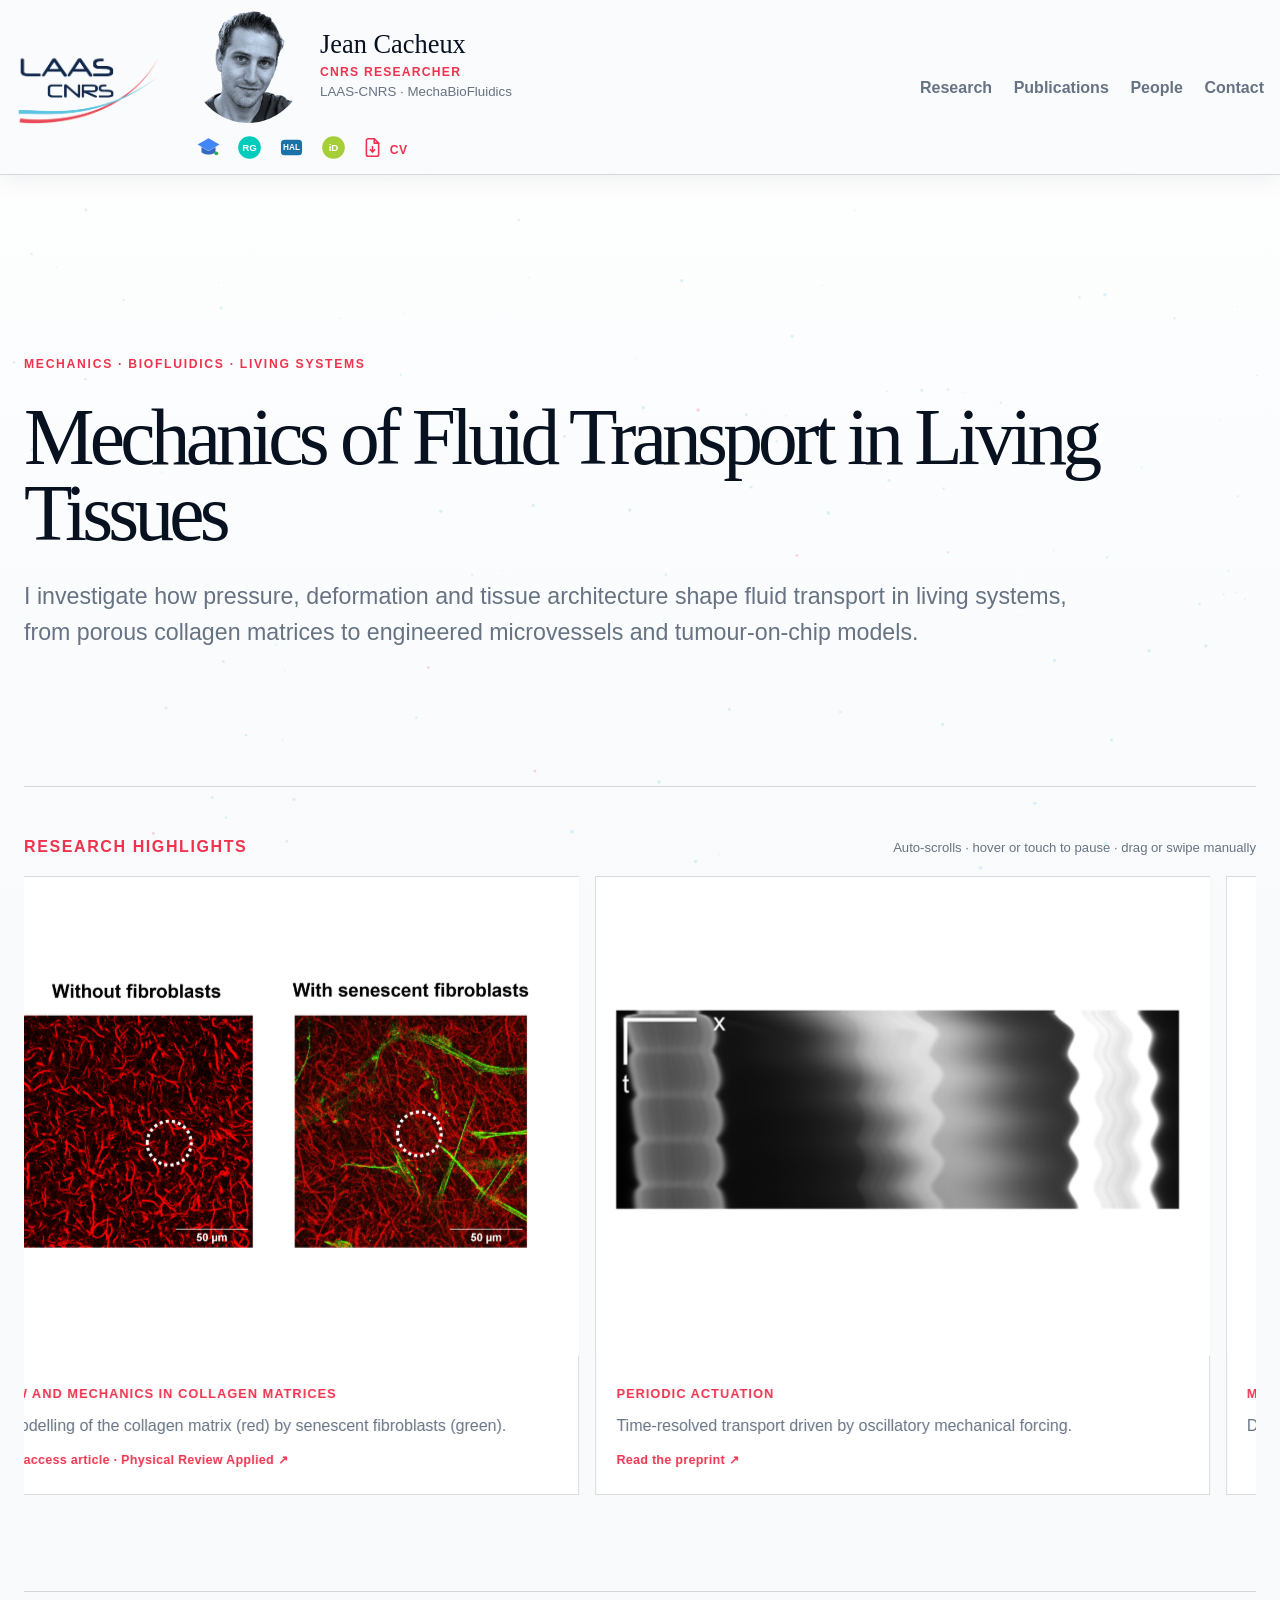
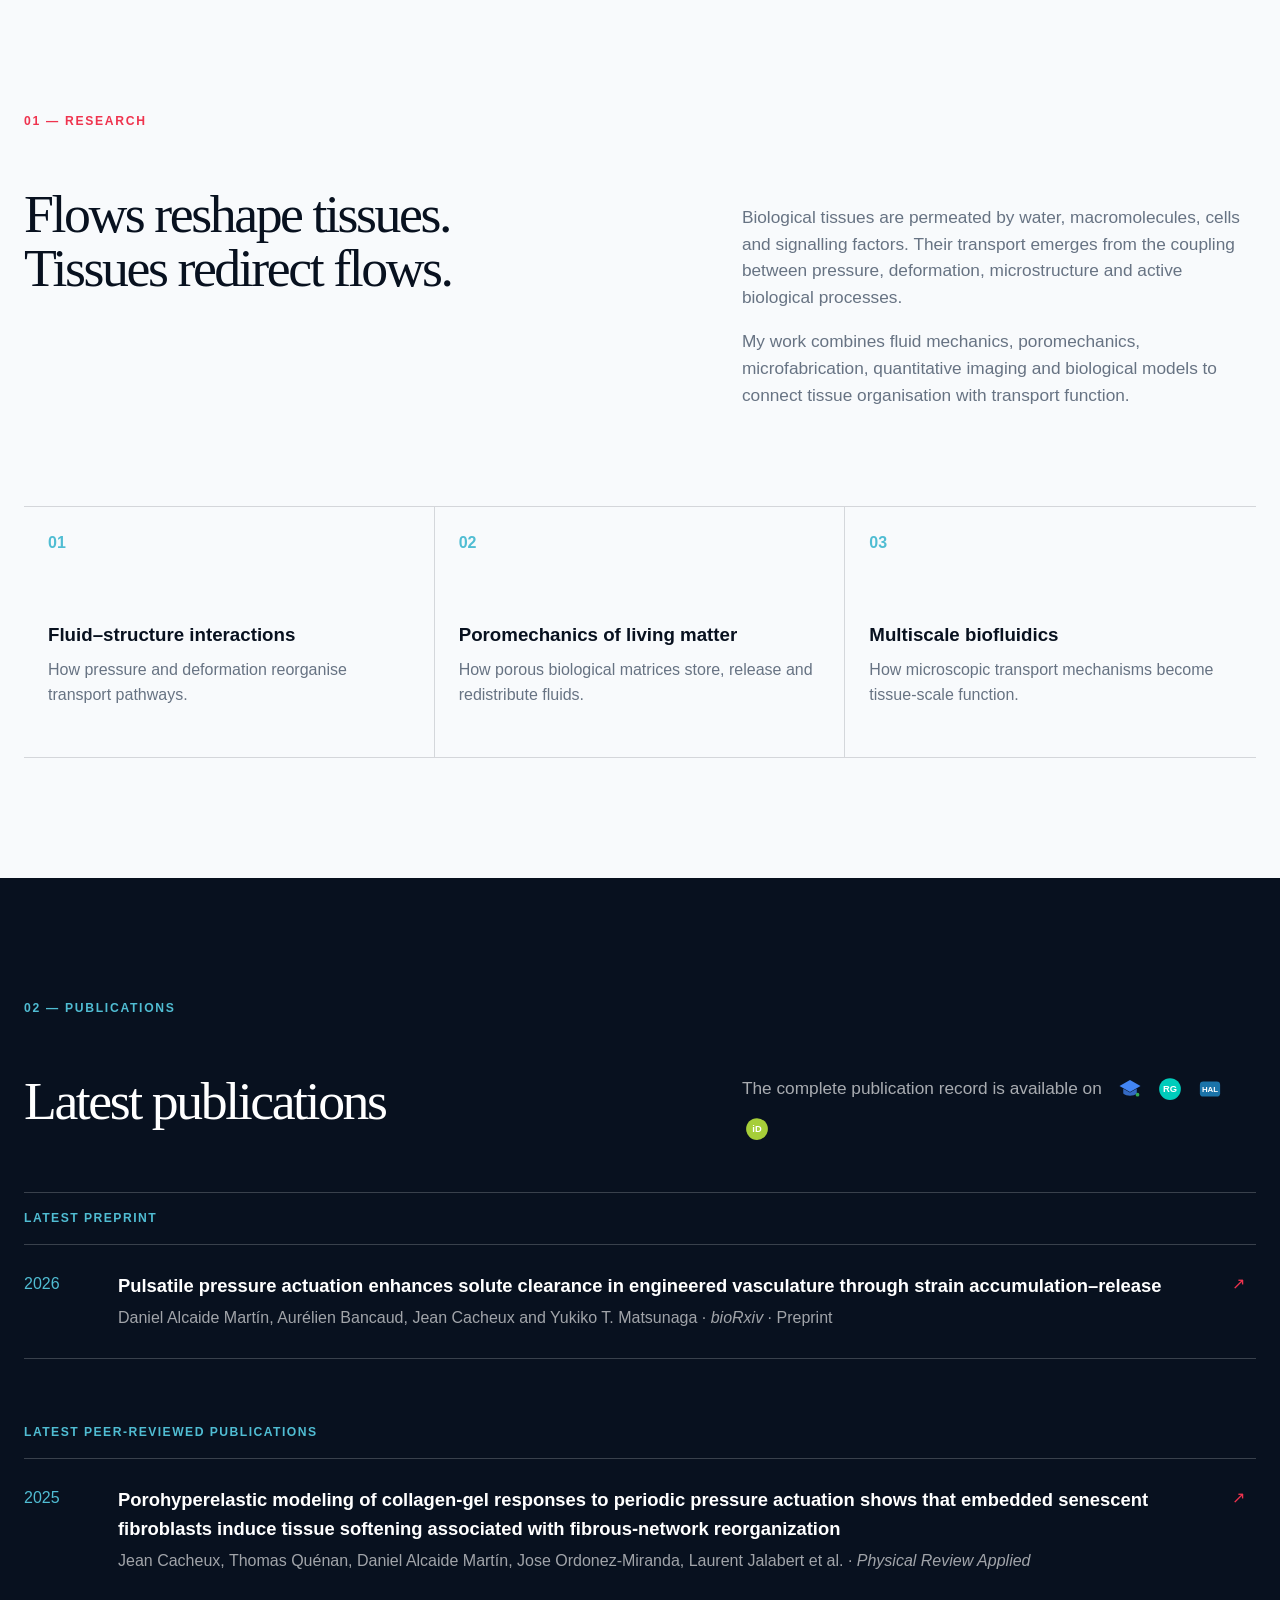
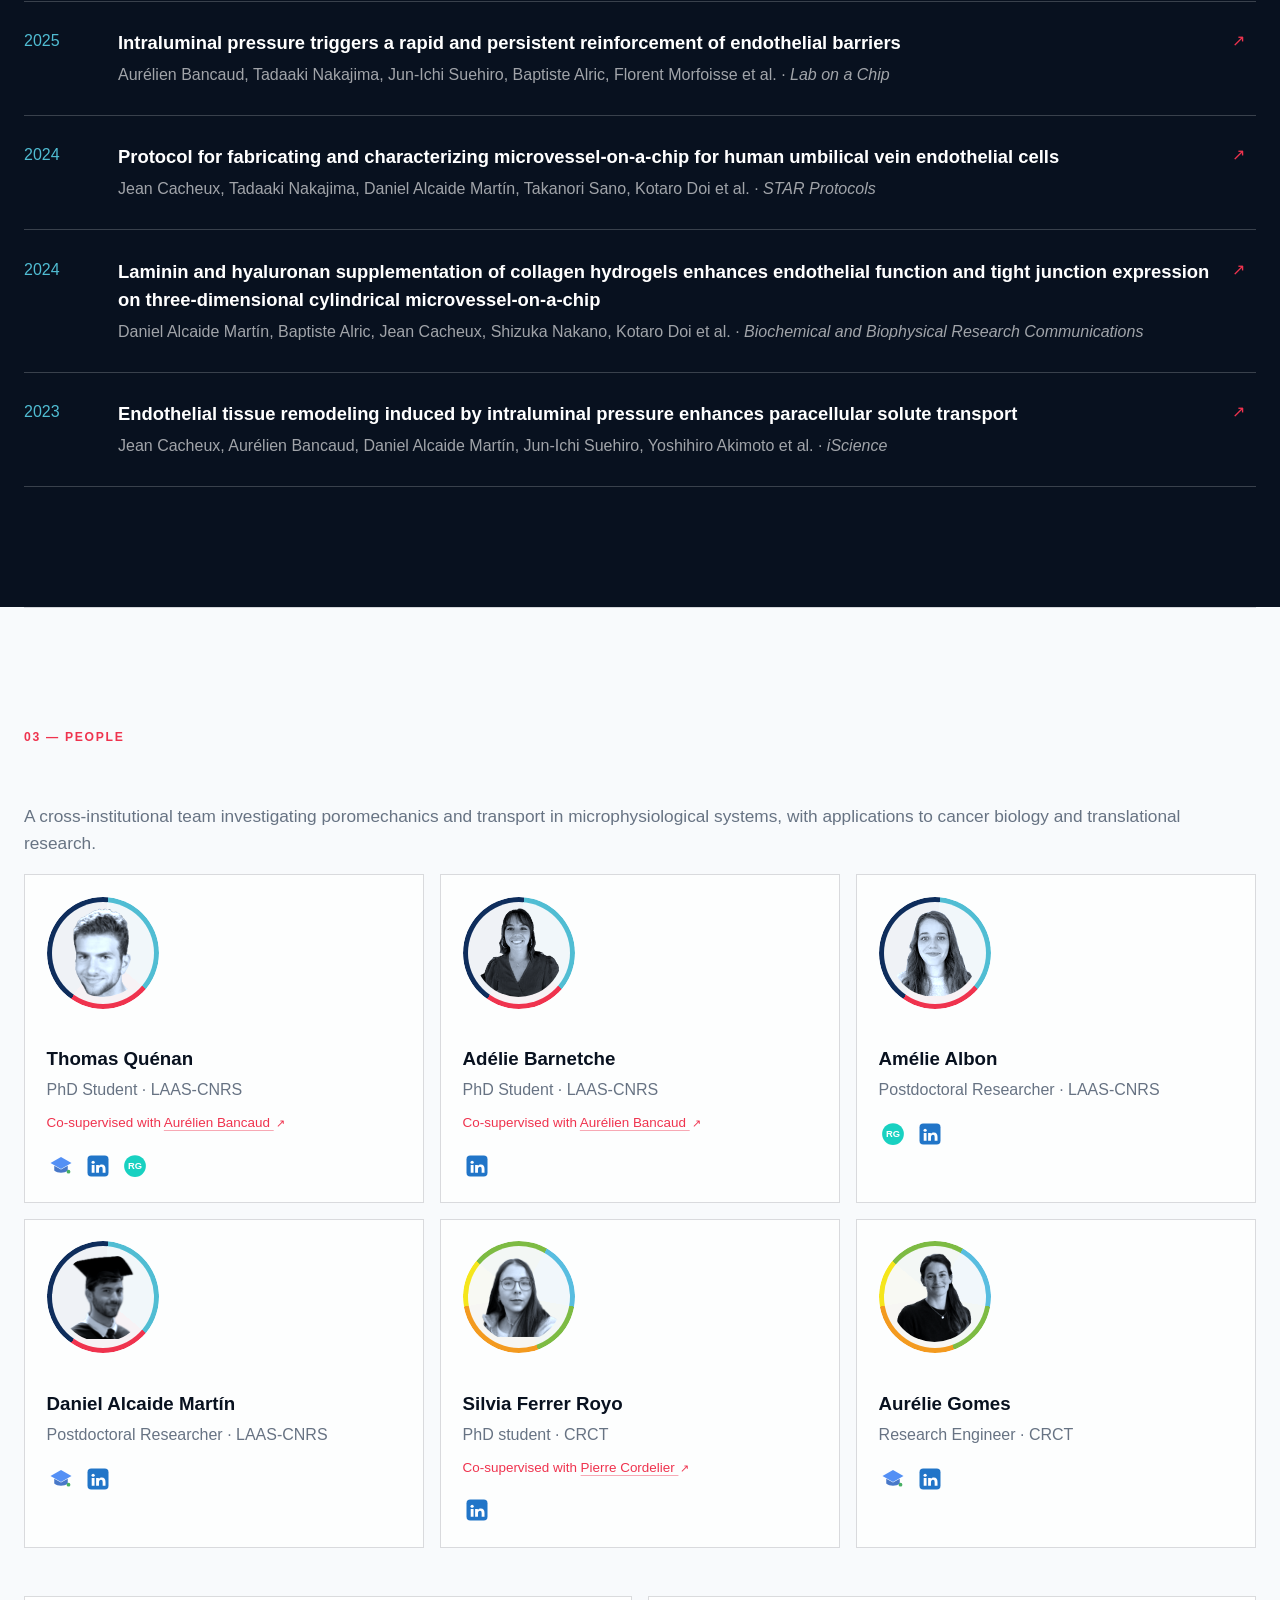
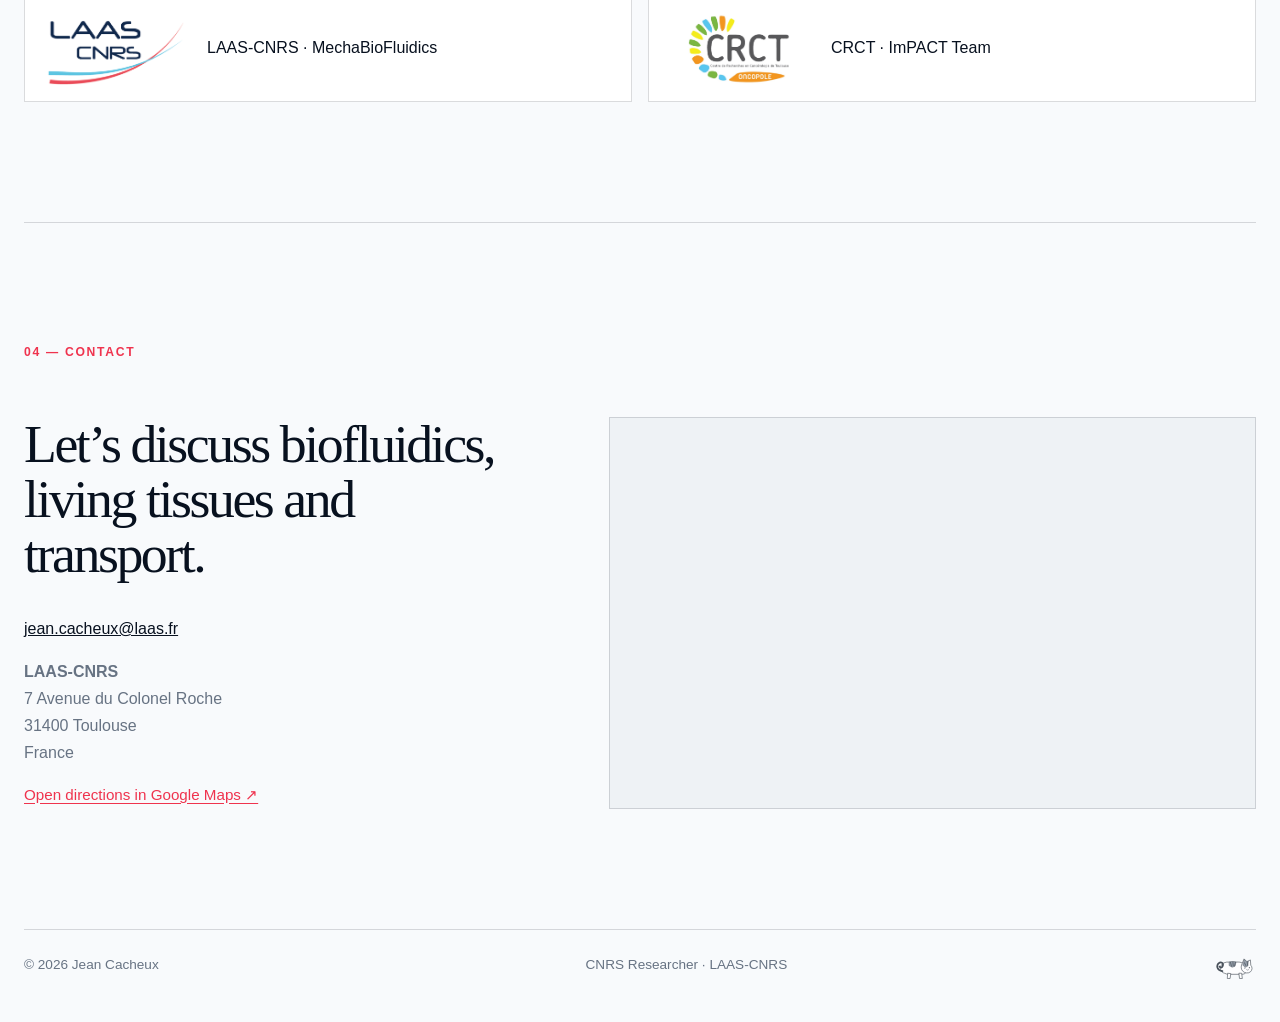
<file: index.html>
<!doctype html>
<html lang="en">
<head>
  <meta charset="utf-8">
  <meta name="viewport" content="width=device-width, initial-scale=1">
  <title>Jean Cacheux | CNRS Researcher | LAAS-CNRS</title>
  <meta name="description" content="Jean Cacheux is a CNRS researcher at LAAS-CNRS studying fluid transport in living tissues, collagen mechanics, biofluidics, engineered microvessels and tumour-on-chip models.">
  <meta name="author" content="Jean Cacheux">
  <meta name="keywords" content="Jean Cacheux, CNRS researcher, LAAS-CNRS, biofluidics, collagen mechanics, fluid transport, living tissues, microfluidics, tumour-on-chip, mechanobiology">
  <meta name="robots" content="index, follow, max-image-preview:large, max-snippet:-1, max-video-preview:-1">
  <meta name="theme-color" content="#f8fafc">
  <meta name="color-scheme" content="light">

  <link rel="canonical" href="https://jeancacheux.github.io/">
  <link rel="icon" href="favicon.svg" type="image/svg+xml">
  <link rel="apple-touch-icon" href="apple-touch-icon.png">

  <meta property="og:type" content="profile">
  <meta property="og:site_name" content="Jean Cacheux">
  <meta property="og:locale" content="en_GB">
  <meta property="og:title" content="Jean Cacheux | CNRS Researcher">
  <meta property="og:description" content="Mechanics and fluid transport in living tissues, collagen matrices, engineered microvessels and tumour-on-chip models.">
  <meta property="og:url" content="https://jeancacheux.github.io/">
  <meta property="og:image" content="https://jeancacheux.github.io/src1.png">
  <meta property="og:image:alt" content="Portrait of Jean Cacheux, CNRS researcher">
  <meta property="profile:first_name" content="Jean">
  <meta property="profile:last_name" content="Cacheux">

  <meta name="twitter:card" content="summary_large_image">
  <meta name="twitter:title" content="Jean Cacheux | CNRS Researcher">
  <meta name="twitter:description" content="Mechanics and fluid transport in living tissues, collagen matrices, engineered microvessels and tumour-on-chip models.">
  <meta name="twitter:image" content="https://jeancacheux.github.io/src1.png">
  <meta name="twitter:image:alt" content="Portrait of Jean Cacheux, CNRS researcher">

  <script type="application/ld+json">
{
  "@context": "https://schema.org",
  "@type": "ProfilePage",
  "@id": "https://jeancacheux.github.io/#profile-page",
  "url": "https://jeancacheux.github.io/",
  "name": "Jean Cacheux | CNRS Researcher at LAAS-CNRS",
  "description": "Academic profile of Jean Cacheux, CNRS researcher at LAAS-CNRS, working on fluid transport in living tissues, collagen mechanics, biofluidics, engineered microvessels and tumour-on-chip models.",
  "dateModified": "2026-08-05T09:44:00+02:00"
  "mainEntity": {
    "@type": "Person",
    "@id": "https://jeancacheux.github.io/#jean-cacheux",
    "name": "Jean Cacheux",
    "givenName": "Jean",
    "familyName": "Cacheux",
    "url": "https://jeancacheux.github.io/",
    "image": "https://jeancacheux.github.io/src1.png",
    "jobTitle": "CNRS Researcher",
    "description": "CNRS researcher studying mechanics and fluid transport in living tissues, collagen matrices, engineered microvessels and tumour-on-chip models.",
    "email": "mailto:jean.cacheux@laas.fr",
    "worksFor": [
      {
        "@type": "Organization",
        "name": "Centre national de la recherche scientifique",
        "alternateName": "CNRS",
        "url": "https://www.cnrs.fr/"
      },
      {
        "@type": "ResearchOrganization",
        "name": "LAAS-CNRS",
        "alternateName": "Laboratoire d'analyse et d'architecture des systèmes",
        "url": "https://www.laas.fr/"
      }
    ],
    "affiliation": [
      {
        "@type": "ResearchOrganization",
        "name": "LAAS-CNRS",
        "url": "https://www.laas.fr/"
      },
      {
        "@type": "ResearchOrganization",
        "name": "Centre de recherches en cancérologie de Toulouse",
        "alternateName": "CRCT",
        "url": "https://www.crct-inserm.fr/"
      }
    ],
    "address": {
      "@type": "PostalAddress",
      "streetAddress": "7 Avenue du Colonel Roche",
      "postalCode": "31400",
      "addressLocality": "Toulouse",
      "addressCountry": "FR"
    },
    "knowsAbout": [
      "Biofluidics",
      "Fluid transport in living tissues",
      "Collagen mechanics",
      "Poromechanics",
      "Microfluidics",
      "Engineered microvessels",
      "Tumour-on-chip models",
      "Mechanobiology"
    ],
    "sameAs": [
      "https://scholar.google.com/citations?user=5zyfPC8AAAAJ",
      "https://www.researchgate.net/profile/Jean-Cacheux",
      "https://cv.hal.science/jean-cacheux",
      "https://orcid.org/0000-0001-6671-5533"
    ]
  }
}
  </script>

  <link rel="stylesheet" href="styles.css?v=20260804-mobile-header-clean">
</head>
<body>
  <canvas id="particles" aria-hidden="true"></canvas>

  <header class="site-header">
    <div class="header-inner">
      <img class="laas-logo" src="laas-cnrs-logo-transparent.png" alt="LAAS-CNRS">

      <div class="identity">
        <span class="identity-photo-frame"><img src="src1.png" alt="Jean Cacheux"></span>
        <div>
          <strong>Jean Cacheux</strong>
          <span>CNRS Researcher</span>
          <small>LAAS-CNRS · MechaBioFluidics</small>
        </div>

        <div class="profiles" aria-label="Academic profiles">
        <a href="https://scholar.google.com/citations?user=5zyfPC8AAAAJ" target="_blank" rel="noreferrer" aria-label="Google Scholar"><img src="icon-scholar.svg" alt=""></a>
        <a href="https://www.researchgate.net/profile/Jean-Cacheux" target="_blank" rel="noreferrer" aria-label="ResearchGate"><img src="icon-researchgate.svg" alt=""></a>
        <a href="https://cv.hal.science/jean-cacheux" target="_blank" rel="noreferrer" aria-label="HAL"><img src="icon-hal.svg" alt=""></a>
        <a href="https://orcid.org/0000-0001-6671-5533" target="_blank" rel="noreferrer" aria-label="ORCID"><img src="icon-orcid.svg" alt=""></a>
        <a class="cv-download" href="jean-cacheux-cv.pdf" download aria-label="Download CV">
<svg class="cv-icon" viewBox="0 0 24 24" aria-hidden="true">
<path d="M14 2H7a2 2 0 0 0-2 2v16a2 2 0 0 0 2 2h10a2 2 0 0 0 2-2V7z"/>
<path d="M14 2v5h5"/>
<path d="M12 11v6"/>
<path d="M9.5 14.5 12 17l2.5-2.5"/>
</svg><span>CV</span></a>
      </div>
      </div>

      <nav aria-label="Main navigation">
        <a href="#research">Research</a>
        <a href="#publications">Publications</a>
        <a href="#team">People</a>
        <a href="#contact">Contact</a>
      </nav>
    </div>
  </header>

  <main>
    <section id="research" class="hero">
      <p class="eyebrow">Mechanics · Biofluidics · Living systems</p>
      <h1>Mechanics of Fluid Transport in Living Tissues</h1>
      <p class="hero-copy">
        I investigate how pressure, deformation and tissue architecture shape fluid
        transport in living systems, from porous collagen matrices to engineered
        microvessels and tumour-on-chip models.
      </p>
    </section>

    <section class="carousel-section" aria-label="Research highlights">
      <div class="carousel-heading">
        <h2>Research highlights</h2>
        <p>Auto-scrolls · hover or touch to pause · drag or swipe manually</p>
      </div>

      <div class="carousel" id="research-carousel">
        <div class="carousel-track">
          <article class="slide parallax-card">
            <img src="research-collagen.png" alt="Macromolecular transport in collagen">
            <div>
              <strong>Flow and mechanics in collagen matrices</strong>
              <p>Remodelling of the collagen matrix (red) by senescent fibroblasts (green).</p>
              <a class="highlight-paper-link" href="https://hal.science/hal-05399336v1" target="_blank" rel="noreferrer">Open-access article · Physical Review Applied ↗</a>
            </div>
          </article>
          <article class="slide parallax-card">
            <img src="research-kymograph.png" alt="Kymograph of periodic transport">
            <div>
              <strong>Periodic actuation</strong>
              <p>Time-resolved transport driven by oscillatory mechanical forcing.</p>
              <a class="highlight-paper-link" href="https://www.biorxiv.org/content/10.64898/2026.01.08.698435v1" target="_blank" rel="noreferrer">Read the preprint ↗</a>
            </div>
          </article>
          <article class="slide parallax-card">
            <img src="research-diffusion.png" alt="Multiphysics tumour transport simulation">
            <div><strong>Multiphysics modelling</strong><p>Diffusion and convection in simplified tumour models.</p></div>
          </article>
          <article class="slide parallax-card">
            <img src="research-chip.jpg" alt="Multilevel epithelial culture on chip">
            <div><strong>Organ-on-chip</strong><p>Multilevel epithelial culture in laser-cut PMMA devices embedded in collagen.</p></div>
          </article>
          <article class="slide parallax-card">
            <img src="research-vessel.jpg" alt="Pressure-dependent transport in microvessels">
            <div>
              <strong>Microvascular transport</strong>
              <p>Pressure-dependent barrier transport in engineered microvessels.</p>
              <a class="highlight-paper-link" href="https://laas.hal.science/hal-04250976v1" target="_blank" rel="noreferrer">Open-access article · iScience ↗</a>
            </div>
          </article>
        </div>
      </div>
    </section>

    <section class="chapter">
      <div class="chapter-label">01 — Research</div>
      <div class="chapter-grid">
        <h2>Flows reshape tissues.<br>Tissues redirect flows.</h2>
        <div>
          <p>Biological tissues are permeated by water, macromolecules, cells and signalling factors. Their transport emerges from the coupling between pressure, deformation, microstructure and active biological processes.</p>
          <p>My work combines fluid mechanics, poromechanics, microfabrication, quantitative imaging and biological models to connect tissue organisation with transport function.</p>
        </div>
      </div>

      <div class="axes">
        <article><span>01</span><h3>Fluid–structure interactions</h3><p>How pressure and deformation reorganise transport pathways.</p></article>
        <article><span>02</span><h3>Poromechanics of living matter</h3><p>How porous biological matrices store, release and redistribute fluids.</p></article>
        <article><span>03</span><h3>Multiscale biofluidics</h3><p>How microscopic transport mechanisms become tissue-scale function.</p></article>
      </div>
    </section>

    <section id="publications" class="chapter dark">
      <div class="chapter-label">02 — Publications</div>
      <div class="chapter-grid">
        <h2>Latest publications</h2>
        <p class="publication-links">
          <span>The complete publication record is available on</span>
          <a href="https://scholar.google.com/citations?user=5zyfPC8AAAAJ" target="_blank" rel="noreferrer" aria-label="Google Scholar">
            <img src="icon-scholar.svg" alt="">
          </a>
          <a href="https://www.researchgate.net/profile/Jean-Cacheux" target="_blank" rel="noreferrer" aria-label="ResearchGate">
            <img src="icon-researchgate.svg" alt="">
          </a>
          <a href="https://cv.hal.science/jean-cacheux" target="_blank" rel="noreferrer" aria-label="HAL">
            <img src="icon-hal.svg" alt="">
          </a>
          <a href="https://orcid.org/0000-0001-6671-5533" target="_blank" rel="noreferrer" aria-label="ORCID">
            <img src="icon-orcid.svg" alt="">
          </a>
        </p>
      </div>

      <div class="preprints">
        <div class="preprints-heading">
          <span>Latest preprint</span>
        </div>
        <article>
          <time>2026</time>
          <div>
            <h3>Pulsatile pressure actuation enhances solute clearance in engineered vasculature through strain accumulation–release</h3>
            <p>Daniel Alcaide Martín, Aurélien Bancaud, Jean Cacheux and Yukiko T. Matsunaga · <em>bioRxiv</em> · Preprint</p>
          </div>
          <a href="https://www.biorxiv.org/content/10.64898/2026.01.08.698435v1"
             target="_blank" rel="noreferrer"
             aria-label="Open preprint on bioRxiv">↗</a>
        </article>
      </div>

      <div class="peer-reviewed-label">Latest peer-reviewed publications</div>

      <div class="publications">
        <article><time>2025</time><div><h3>Porohyperelastic modeling of collagen-gel responses to periodic pressure actuation shows that embedded senescent fibroblasts induce tissue softening associated with fibrous-network reorganization</h3><p>Jean Cacheux, Thomas Quénan, Daniel Alcaide Martín, Jose Ordonez-Miranda, Laurent Jalabert et al. · <em>Physical Review Applied</em></p></div><a href="https://doi.org/10.1103/7c89-529p" target="_blank" rel="noreferrer">↗</a></article>
        <article><time>2025</time><div><h3>Intraluminal pressure triggers a rapid and persistent reinforcement of endothelial barriers</h3><p>Aurélien Bancaud, Tadaaki Nakajima, Jun-Ichi Suehiro, Baptiste Alric, Florent Morfoisse et al. · <em>Lab on a Chip</em></p></div><a href="https://doi.org/10.1039/D5LC00104H" target="_blank" rel="noreferrer">↗</a></article>
        <article><time>2024</time><div><h3>Protocol for fabricating and characterizing microvessel-on-a-chip for human umbilical vein endothelial cells</h3><p>Jean Cacheux, Tadaaki Nakajima, Daniel Alcaide Martín, Takanori Sano, Kotaro Doi et al. · <em>STAR Protocols</em></p></div><a href="https://doi.org/10.1016/j.xpro.2024.102950" target="_blank" rel="noreferrer">↗</a></article>
        <article><time>2024</time><div><h3>Laminin and hyaluronan supplementation of collagen hydrogels enhances endothelial function and tight junction expression on three-dimensional cylindrical microvessel-on-a-chip</h3><p>Daniel Alcaide Martín, Baptiste Alric, Jean Cacheux, Shizuka Nakano, Kotaro Doi et al. · <em>Biochemical and Biophysical Research Communications</em></p></div><a href="https://doi.org/10.1016/j.bbrc.2024.150234" target="_blank" rel="noreferrer">↗</a></article>
        <article><time>2023</time><div><h3>Endothelial tissue remodeling induced by intraluminal pressure enhances paracellular solute transport</h3><p>Jean Cacheux, Aurélien Bancaud, Daniel Alcaide Martín, Jun-Ichi Suehiro, Yoshihiro Akimoto et al. · <em>iScience</em></p></div><a href="https://doi.org/10.1016/j.isci.2023.107141" target="_blank" rel="noreferrer">↗</a></article>
      </div>
    </section>

    <section id="team" class="chapter">
      <div class="chapter-label">03 — People</div>
      <p class="team-intro">A cross-institutional team investigating poromechanics and transport in microphysiological systems, with applications to cancer biology and translational research.</p>

      <div class="team-grid">
        <article>
          <div class="team-photo laas-photo"><img src="team-thomas.png" alt="Thomas Quénan"></div>
          <h3>Thomas Quénan</h3>
          <p>PhD Student · LAAS-CNRS</p>
          <span>Co-supervised with <a class="supervisor-link" href="https://scholar.google.com/citations?user=j7NBkdAAAAAJ" target="_blank" rel="noreferrer">Aurélien Bancaud <span aria-hidden="true">↗</span></a></span>
        
          <div class="team-profiles" aria-label="Thomas Quénan academic profiles"><a href="https://scholar.google.com/citations?user=dklnf9IAAAAJ" target="_blank" rel="noreferrer" aria-label="Thomas Quénan — Google Scholar"><img src="icon-scholar.svg" alt=""></a><a href="https://fr.linkedin.com/in/thomas-qu%C3%A9nan-95626a209" target="_blank" rel="noreferrer" aria-label="Thomas Quénan — LinkedIn"><img src="icon-linkedin.svg" alt=""></a><a href="https://www.researchgate.net/profile/Thomas-Quenan" target="_blank" rel="noreferrer" aria-label="Thomas Quénan — ResearchGate"><img src="icon-researchgate.svg" alt=""></a></div>
        </article>

        <article>
          <div class="team-photo laas-photo"><img src="team-adelie.png" alt="Adélie Barnetche"></div>
          <h3>Adélie Barnetche</h3>
          <p>PhD Student · LAAS-CNRS</p>
          <span>Co-supervised with <a class="supervisor-link" href="https://scholar.google.com/citations?user=j7NBkdAAAAAJ" target="_blank" rel="noreferrer">Aurélien Bancaud <span aria-hidden="true">↗</span></a></span>

          <div class="team-profiles" aria-label="Adélie Barnetche academic profiles">
            <a href="https://fr.linkedin.com/in/ad%C3%A9lie-barnetche-53496024a" target="_blank" rel="noreferrer" aria-label="Adélie Barnetche — LinkedIn">
              <img src="icon-linkedin.svg" alt="">
            </a>
          </div>
        </article>

        <article>
          <div class="team-photo laas-photo"><img src="team-amelie.png" alt="Amélie Albon"></div>
          <h3>Amélie Albon</h3>
          <p>Postdoctoral Researcher · LAAS-CNRS</p>
        
          <div class="team-profiles" aria-label="Amélie Albon academic profiles"><a href="https://www.researchgate.net/profile/Amelie-Albon" target="_blank" rel="noreferrer" aria-label="Amélie Albon — ResearchGate"><img src="icon-researchgate.svg" alt=""></a><a href="https://fr.linkedin.com/in/am%C3%A9lie-albon-2543aa11b" target="_blank" rel="noreferrer" aria-label="Amélie Albon — LinkedIn"><img src="icon-linkedin.svg" alt=""></a></div>
        </article>

        <article>
          <div class="team-photo laas-photo"><img src="team-daniel.png" alt="Daniel Alcaide Martín"></div>
          <h3>Daniel Alcaide Martín</h3>
          <p>Postdoctoral Researcher · LAAS-CNRS</p>

          <div class="team-profiles" aria-label="Daniel Alcaide Martín academic profiles"><a href="https://scholar.google.com/citations?user=i6I3uScAAAAJ" target="_blank" rel="noreferrer" aria-label="Daniel Alcaide Martín — Google Scholar"><img src="icon-scholar.svg" alt=""></a><a href="https://fr.linkedin.com/in/danielalcaide/en" target="_blank" rel="noreferrer" aria-label="Daniel Alcaide Martín — LinkedIn"><img src="icon-linkedin.svg" alt=""></a></div>
        </article>

        <article>
          <div class="team-photo crct-photo"><img src="team-silvia.png" alt="Silvia Ferrer Royo"></div>
          <h3>Silvia Ferrer Royo</h3>
          <p>PhD student · CRCT</p>
          <span>Co-supervised with <a class="supervisor-link" href="https://scholar.google.com/citations?user=sv9jucoAAAAJ" target="_blank" rel="noreferrer">Pierre Cordelier <span aria-hidden="true">↗</span></a></span>
        
          <div class="team-profiles" aria-label="Silvia Ferrer Royo academic profiles"><a href="https://es.linkedin.com/in/silvia-ferrer-royo-736558229/es" target="_blank" rel="noreferrer" aria-label="Silvia Ferrer Royo — LinkedIn"><img src="icon-linkedin.svg" alt=""></a></div>
        </article>

        <article>
          <div class="team-photo crct-photo"><img src="team-aurelie.png" alt="Aurélie Gomes"></div>
          <h3>Aurélie Gomes</h3>
          <p>Research Engineer · CRCT</p>
        
          <div class="team-profiles" aria-label="Aurélie Gomes academic profiles"><a href="https://scholar.google.com/citations?user=eibazVwAAAAJ" target="_blank" rel="noreferrer" aria-label="Aurélie Gomes — Google Scholar"><img src="icon-scholar.svg" alt=""></a><a href="https://fr.linkedin.com/in/aur%C3%A9lie-gomes-1427a97a" target="_blank" rel="noreferrer" aria-label="Aurélie Gomes — LinkedIn"><img src="icon-linkedin.svg" alt=""></a></div>
        </article>
      </div>

      <div class="affiliations">
        <div><img src="laas-cnrs-logo-transparent.png" alt="LAAS-CNRS"><span>LAAS-CNRS · MechaBioFluidics</span></div>
        <div><img src="crct-logo.jpg" alt="CRCT"><span>CRCT · ImPACT Team</span></div>
      </div>
    </section>

    <section id="contact" class="chapter contact">
      <div class="chapter-label">04 — Contact</div>

      <div class="contact-layout">
        <div class="contact-copy">
          <h2>Let’s discuss biofluidics, living tissues and transport.</h2>

          <div class="contact-details">
            <a href="mailto:jean.cacheux@laas.fr">jean.cacheux@laas.fr</a>
            <address>
              <strong>LAAS-CNRS</strong><br>
              7 Avenue du Colonel Roche<br>
              31400 Toulouse<br>
              France
            </address>
            <a class="directions-link"
               href="https://www.google.com/maps/search/?api=1&query=LAAS-CNRS%2C%207%20Avenue%20du%20Colonel%20Roche%2C%2031400%20Toulouse"
               target="_blank" rel="noreferrer">
              Open directions in Google Maps ↗
            </a>
          </div>
        </div>

        <div class="map-frame">
          <iframe
            title="Map showing LAAS-CNRS in Toulouse"
            src="https://www.google.com/maps/embed?pb=!1m18!1m12!1m3!1d9271157.41917555!2d-7.185957180278927!3d44.37593058932234!2m3!1f0!2f0!3f0!3m2!1i1024!2i768!4f13.1!3m3!1m2!1s0x12aebc317049b019%3A0xa1fd43ac8168c112!2sLaboratory%20for%20Analysis%20and%20Architecture%20of%20Systems!5e0!3m2!1sen!2sfr!4v1785835314163!5m2!1sen!2sfr"
            loading="lazy"
            referrerpolicy="no-referrer-when-downgrade"
            allowfullscreen>
          </iframe>
        </div>
      </div>
    </section>
  </main>

  <footer><span>© <span id="year"></span> Jean Cacheux</span><span>CNRS Researcher · LAAS-CNRS</span>
    <button class="cat-trigger" type="button" aria-label="Outside research" aria-haspopup="dialog" aria-controls="outside-research-modal">
      <svg class="cat-icon" viewBox="0 0 120 72" aria-hidden="true" focusable="false">
        <path class="cat-body"
          d="M30 51
             C20 48 16 40 19 31
             C22 22 33 18 45 19
             L69 19
             C82 19 92 27 94 39
             C95 48 89 54 79 54
             L43 54
             C38 54 34 53 30 51Z"/>
        <path class="cat-head"
          d="M81 22
             L86 10
             L94 18
             L104 13
             L105 28
             C110 33 110 42 104 47
             C98 52 88 51 82 45
             C76 39 77 28 81 22Z"/>
        <path class="cat-leg" d="M39 51 L38 66 L46 66 L48 52Z"/>
        <path class="cat-leg" d="M71 51 L73 66 L81 66 L79 51Z"/>
        <path class="cat-tail-line"
          d="M24 45
             C9 43 6 30 13 23
             C20 17 28 21 25 30
             C23 36 18 36 16 32"
          fill="none"/>
        <path class="cat-patch"
          d="M43 19
             C49 17 57 17 63 19
             L60 31
             L52 34
             L43 29Z"/>
        <path class="cat-patch"
          d="M84 21
             L86 11
             L94 18
             L98 16
             L97 30
             L90 34
             L82 28Z"/>
        <path class="cat-stripe" d="M47 20 L50 31"/>
        <path class="cat-stripe" d="M54 19 L55 30"/>
        <path class="cat-stripe" d="M61 20 L59 30"/>
        <path class="cat-stripe" d="M87 21 L91 29"/>
        <path class="cat-stripe" d="M95 19 L96 28"/>
        <circle class="cat-eye" cx="88" cy="36" r="1.6"/>
        <circle class="cat-eye" cx="101" cy="35" r="1.6"/>
        <path class="cat-face" d="M93 41 Q96 44 99 41"/>
      </svg>
    </button>
</footer>
  <script src="script.js?v=20260804-mobile-header-clean"></script>

  <div class="outside-modal" id="outside-research-modal" role="dialog" aria-modal="true" aria-labelledby="outside-research-title" hidden>
    <div class="outside-modal__backdrop" data-close-modal></div>
    <div class="outside-modal__panel" role="document">
      <button class="outside-modal__close" type="button" aria-label="Close" data-close-modal>×</button>
      <p class="outside-modal__eyebrow">Outside research...</p>
      <h2 id="outside-research-title">Finding inspiration in the little things.</h2>
      <img src="malraux.jpeg" alt="Malraux, Jean Cacheux's cat">
    </div>
  </div>

  <script>
    (() => {
      const trigger = document.querySelector('.cat-trigger');
      const modal = document.getElementById('outside-research-modal');
      if (!trigger || !modal) return;

      const closeButtons = modal.querySelectorAll('[data-close-modal]');
      let previousFocus = null;
      let singleClickTimer = null;

      const openModal = () => {
        previousFocus = document.activeElement;
        modal.hidden = false;
        document.body.classList.add('modal-open');
        modal.querySelector('.outside-modal__close')?.focus();
      };

      const closeModal = () => {
        modal.hidden = true;
        document.body.classList.remove('modal-open');
        previousFocus?.focus();
      };

      const pawSvg = `
        <svg viewBox="0 0 64 64" aria-hidden="true" focusable="false">
          <ellipse cx="32" cy="39" rx="13.5" ry="11.5"></ellipse>
          <ellipse cx="13.5" cy="23" rx="6.2" ry="8.2" transform="rotate(-22 13.5 23)"></ellipse>
          <ellipse cx="26" cy="14" rx="6.2" ry="8.2" transform="rotate(-8 26 14)"></ellipse>
          <ellipse cx="39" cy="14" rx="6.2" ry="8.2" transform="rotate(8 39 14)"></ellipse>
          <ellipse cx="51" cy="23" rx="6.2" ry="8.2" transform="rotate(22 51 23)"></ellipse>
        </svg>
      `;

      const refreshPawContrast = layer => {
        if (!layer?.isConnected) return;

        layer.style.visibility = 'hidden';

        layer.querySelectorAll('.paw-mark').forEach(mark => {
          const rect = mark.getBoundingClientRect();
          const underneath = document.elementFromPoint(
            rect.left + rect.width / 2,
            rect.top + rect.height / 2
          );

          mark.classList.toggle(
            'paw-mark--dark-bg',
            Boolean(underneath?.closest('.dark'))
          );
        });

        layer.style.visibility = '';
        window.setTimeout(() => refreshPawContrast(layer), 80);
      };

      const launchPaws = (duration = 3800) => {
        document.querySelector('.paw-trail')?.remove();

        const layer = document.createElement('div');
        layer.className = 'paw-trail';
        layer.setAttribute('aria-hidden', 'true');

        const pawCount = window.matchMedia('(max-width: 700px)').matches ? 10 : 16;
        const pointsPerTurn = 5 + Math.floor(Math.random() * 3);
        let currentX = 12 + Math.random() * 20;
        let targetX = 60 + Math.random() * 28;
        let finalX = targetX;

        for (let index = 0; index < pawCount; index += 1) {
          const progress = index / (pawCount - 1);
          const segmentIndex = index % pointsPerTurn;
          const segmentProgress = segmentIndex / pointsPerTurn;

          if (index > 0 && segmentIndex === 0) {
            currentX = targetX;

            let candidate;
            do {
              candidate = 7 + Math.random() * 86;
            } while (Math.abs(candidate - currentX) < 22);

            targetX = candidate;
          }

          const easedSegment = segmentProgress * segmentProgress * (3 - 2 * segmentProgress);
          const x = currentX + (targetX - currentX) * easedSegment
            + (Math.random() * 4 - 2);
          const y = 91 - progress * 80 + (Math.random() * 3 - 1.5);

          const dx = (targetX - currentX) / pointsPerTurn;
          const rotation = Math.atan2(-80 / pawCount, dx) * 180 / Math.PI
            + 90 + (Math.random() * 10 - 5);

          const mark = document.createElement('span');
          mark.className = 'paw-mark';
          mark.innerHTML = pawSvg;
          mark.style.left = `${Math.max(5, Math.min(94, x))}vw`;
          mark.style.top = `${y}vh`;
          mark.style.animationDelay = `${progress * duration * .86}ms`;
          mark.style.animationDuration = `${560 + Math.random() * 180}ms`;
          mark.style.setProperty('--paw-rotation', `${rotation}deg`);
          layer.appendChild(mark);

          if (index === pawCount - 1) {
            finalX = Math.max(5, Math.min(94, x));
          }
        }

        document.body.appendChild(layer);
        requestAnimationFrame(() => refreshPawContrast(layer));
        window.setTimeout(() => layer.remove(), duration + 1500);

        return finalX;
      };

      const scrollToTopAtConstantSpeed = (duration = 3800) => {
        const startY = window.scrollY;
        const startTime = performance.now();

        const step = now => {
          const progress = Math.min((now - startTime) / duration, 1);
          window.scrollTo(0, Math.round(startY * (1 - progress)));
          if (progress < 1) requestAnimationFrame(step);
        };

        requestAnimationFrame(step);
      };

      trigger.addEventListener('click', event => {
        event.preventDefault();

        if (singleClickTimer !== null) {
          window.clearTimeout(singleClickTimer);
          singleClickTimer = null;

          if (!modal.hidden) closeModal();

          const scrollDistance = window.scrollY;
          const isMobile = window.matchMedia('(max-width: 700px)').matches;

          const duration = isMobile
            ? Math.max(850, Math.min(1900, scrollDistance * .42))
            : Math.max(1400, Math.min(3800, scrollDistance * .72));

          launchPaws(duration);
          scrollToTopAtConstantSpeed(duration);
          return;
        }

        singleClickTimer = window.setTimeout(() => {
          singleClickTimer = null;
          openModal();
        }, 450);
      });

      closeButtons.forEach(button => button.addEventListener('click', closeModal));

      document.addEventListener('keydown', event => {
        if (event.key === 'Escape' && !modal.hidden) closeModal();
      });
    })();
  </script>

</body>
</html>
</file>
<file: styles.css>
:root {
  --ink: #08111f;
  --blue: #0e2d5c;
  --cyan: #50bdd3;
  --red: #ef334e;
  --paper: #f8fafc;
  --white: #ffffff;
  --muted: #677383;
  --line: rgba(8, 17, 31, .15);
  --max: 1280px;
  --portrait-size: 112px;
  --team-image-scale: 80%;
}

* {
  box-sizing: border-box;
}

html {
  scroll-behavior: smooth;
  scroll-padding-top: 132px;
}

body {
  margin: 0;
  color: var(--ink);
  background: var(--paper);
  font-family: Inter, ui-sans-serif, -apple-system, BlinkMacSystemFont, "Segoe UI", sans-serif;
  line-height: 1.55;
}

a {
  color: inherit;
}

#particles {
  position: fixed;
  inset: 0;
  z-index: 0;
  width: 100%;
  height: 100%;
  pointer-events: none;
  background: linear-gradient(180deg, #fff 0%, #f8fafc 100%);
}

.site-header,
main,
footer {
  position: relative;
  z-index: 1;
}

/* ---------------- Header ---------------- */

.site-header {
  position: sticky;
  top: 0;
  z-index: 1000;
  background: rgba(248, 250, 252, .75);
  border-bottom: 1px solid var(--line);
  backdrop-filter: blur(16px) saturate(135%);
  -webkit-backdrop-filter: blur(16px) saturate(135%);
  box-shadow: 0 6px 22px rgba(8, 17, 31, .055);
}

.header-inner {
  width: min(calc(100% - 2rem), var(--max));
  min-height: 132px;
  margin-inline: auto;
  padding-block: .7rem;
  display: grid;
  grid-template-columns: 152px minmax(0, 1fr) auto;
  align-items: center;
  column-gap: 1.5rem;
}

.laas-logo {
  display: block;
  width: 144px;
  height: 94px;
  object-fit: contain;
  align-self: center;
}

.identity {
  min-width: 0;
  display: grid;
  grid-template-columns: var(--portrait-size) minmax(0, 1fr);
  grid-template-areas:
    "photo text"
    "profiles profiles";
  align-items: center;
  column-gap: 1rem;
  row-gap: .5rem;
}

.identity-photo-frame {
  grid-area: photo;
  display: block;
  width: var(--portrait-size);
  height: var(--portrait-size);
  border-radius: 50%;
  background: transparent;
}

.identity-photo-frame > img {
  display: block;
  width: 100%;
  height: 100%;
  object-fit: contain;
  object-position: center;
  border-radius: 50%;
  background: transparent;
  filter:
    grayscale(100%)
    sepia(18%)
    hue-rotate(175deg)
    saturate(240%)
    brightness(1.06)
    contrast(1.08);
}

.identity > div:not(.profiles) {
  grid-area: text;
  display: grid;
  min-width: 0;
  align-self: center;
}

.identity strong {
  font-family: Georgia, "Times New Roman", serif;
  font-size: 1.65rem;
  font-weight: 500;
  line-height: 1;
}

.identity span:not(.identity-photo-frame) {
  margin-top: .35rem;
  color: var(--red);
  font-size: .76rem;
  font-weight: 800;
  letter-spacing: .1em;
  text-transform: uppercase;
}

.identity small {
  color: var(--muted);
}

.profiles {
  grid-area: profiles;
  display: flex;
  align-items: center;
  justify-content: flex-start;
  flex-wrap: wrap;
  gap: .62rem;
  margin: 0;
  padding: 0;
}

.profiles a:not(.cv-download) {
  display: grid;
  place-items: center;
  width: 32px;
  height: 32px;
  border: 0;
  background: transparent;
  text-decoration: none;
  transition: transform .2s ease, opacity .2s ease;
}

.profiles a:not(.cv-download):hover {
  transform: translateY(-2px) scale(1.05);
  opacity: .86;
}

.profiles a img {
  display: block;
  width: 25px;
  height: 25px;
  object-fit: contain;
}

.cv-download {
  display: inline-flex;
  align-items: center;
  gap: .42rem;
  min-height: 32px;
  padding-inline: .15rem;
  color: var(--ink);
  text-decoration: none;
  transition: transform .2s ease, opacity .2s ease;
}

.cv-download:hover {
  transform: translateY(-2px);
  opacity: .86;
}

.cv-icon {
  display: block;
  width: 21px;
  height: 21px;
  flex: 0 0 21px;
  overflow: visible;
  fill: none;
  stroke: var(--red);
  stroke-width: 1.8;
  stroke-linecap: round;
  stroke-linejoin: round;
}

.cv-download > span:last-child {
  font-size: .76rem;
  font-weight: 800;
  letter-spacing: .04em;
}

nav {
  display: flex;
  align-items: center;
  gap: 1.35rem;
}

nav a {
  color: var(--muted);
  font-size: 1rem;
  font-weight: 600;
  line-height: 1.2;
  text-decoration: none;
}

nav a:hover {
  color: var(--red);
}

@media (max-width: 1000px) {
  .header-inner {
    grid-template-columns: 118px minmax(0, 1fr);
    min-height: 126px;
  }

  .laas-logo {
    width: 110px;
    height: 82px;
  }

  nav {
    display: none;
  }
}

@media (max-width: 700px) {
  :root {
    --portrait-size: 80px;
  }

  html {
    scroll-padding-top: 154px;
  }

  .header-inner {
    width: min(calc(100% - 1rem), var(--max));
    min-height: auto;
    padding-block: .65rem;
    grid-template-columns: 76px minmax(0, 1fr);
    column-gap: .7rem;
  }

  .laas-logo {
    width: 72px;
    height: 62px;
  }

  .identity {
    grid-template-columns: var(--portrait-size) minmax(0, 1fr);
    column-gap: .7rem;
    row-gap: .35rem;
  }

  .identity strong {
    font-size: 1.2rem;
  }

  .identity span:not(.identity-photo-frame) {
    margin-top: .2rem;
    font-size: .66rem;
    letter-spacing: .075em;
  }

  .identity small {
    font-size: .76rem;
    line-height: 1.25;
  }

  .profiles {
    gap: .42rem;
  }

  .profiles a:not(.cv-download) {
    width: 29px;
    height: 29px;
  }

  .profiles a img {
    width: 22px;
    height: 22px;
  }

  .cv-download {
    min-height: 29px;
    gap: .3rem;
  }

  .cv-icon {
    width: 19px;
    height: 19px;
    flex-basis: 19px;
  }

  .cv-download > span:last-child {
    font-size: .7rem;
  }
}

@media (max-width: 430px) {
  :root {
    --portrait-size: 72px;
  }

  .header-inner {
    grid-template-columns: 66px minmax(0, 1fr);
    column-gap: .55rem;
  }

  .laas-logo {
    width: 62px;
    height: 56px;
  }
}
/* ---------------- Main layout ---------------- */

main,
footer {
  width: min(calc(100% - 3rem), var(--max));
  margin-inline: auto;
}

.hero {
  min-height: 68vh;
  display: grid;
  align-content: center;
  padding: 7rem 0 5rem;
  border-bottom: 1px solid var(--line);
}

.eyebrow,
.chapter-label {
  color: var(--red);
  font-size: .76rem;
  font-weight: 800;
  letter-spacing: .14em;
  text-transform: uppercase;
}

h1 {
  width: 100%;
  max-width: none;
  margin: .8rem 0 1.7rem;
  font-family: Georgia, "Times New Roman", serif;
  font-size: clamp(3rem, 6.2vw, 6.3rem);
  font-weight: 500;
  letter-spacing: -.06em;
  line-height: .96;
}

.hero-copy {
  width: 100%;
  max-width: none;
  margin: 0;
  padding-right: clamp(0rem, 12vw, 9rem);
  color: var(--muted);
  font-size: clamp(1.15rem, 2vw, 1.45rem);
}

/* ---------------- Research carousel ---------------- */

.carousel-section {
  padding: 3rem 0 6rem;
}

.carousel-heading {
  display: flex;
  justify-content: space-between;
  align-items: baseline;
  gap: 1rem;
  margin-bottom: 1rem;
}

.carousel-heading h2 {
  margin: 0;
  color: var(--red);
  font-size: 1rem;
  letter-spacing: .1em;
  text-transform: uppercase;
}

.carousel-heading p {
  margin: 0;
  color: var(--muted);
  font-size: .82rem;
}

.carousel {
  overflow: hidden;
  cursor: grab;
}

.carousel.dragging {
  cursor: grabbing;
}

.carousel-track {
  display: flex;
  gap: 1rem;
  will-change: transform;
}

.slide {
  flex: 0 0 clamp(360px, 48vw, 680px);
  overflow: hidden;
  border: 1px solid var(--line);
  background: #fff;
}

.slide img {
  display: block;
  width: 100%;
  height: clamp(300px, 38vw, 500px);
  padding: 1rem;
  object-fit: contain;
  background: #fff;
  transition: transform .45s ease, filter .45s ease;
  transform: translate3d(0, var(--parallax-y, 0), 0) scale(1.01);
}

.slide:hover img {
  transform: translate3d(0, var(--parallax-y, 0), 0) scale(1.035);
  filter: contrast(1.04) saturate(1.04);
}

.slide div {
  padding: 1.1rem 1.25rem 1.35rem;
}

.slide strong {
  color: var(--red);
  font-size: .8rem;
  letter-spacing: .08em;
  text-transform: uppercase;
}

.slide p {
  margin: .5rem 0 0;
  color: var(--muted);
}

/* ---------------- Sections ---------------- */

.chapter {
  padding: 7.5rem 0;
  border-top: 1px solid var(--line);
}

.chapter-label {
  margin-bottom: 3.5rem;
}

.chapter-grid {
  display: grid;
  grid-template-columns: 1.1fr .9fr;
  gap: clamp(2rem, 7vw, 7rem);
}

.chapter h2 {
  margin: 0;
  font-family: Georgia, "Times New Roman", serif;
  font-size: clamp(2.25rem, 4.2vw, 4.25rem);
  font-weight: 500;
  letter-spacing: -.045em;
  line-height: 1.02;
}

.chapter-grid p,
.team-intro {
  color: var(--muted);
  font-size: 1.08rem;
}

.axes {
  display: grid;
  grid-template-columns: repeat(3, 1fr);
  margin-top: 5rem;
  border-top: 1px solid var(--line);
  border-bottom: 1px solid var(--line);
}

.axes article {
  min-height: 250px;
  padding: 1.5rem;
  border-right: 1px solid var(--line);
}

.axes article:last-child {
  border-right: 0;
}

.axes span {
  color: var(--cyan);
  font-weight: 800;
}

.axes h3 {
  margin: 4rem 0 .6rem;
}

.axes p {
  margin: 0;
  color: var(--muted);
}

/* ---------------- Publications ---------------- */

.dark {
  position: relative;
  z-index: 1;
  width: 100vw;
  margin-left: calc(50% - 50vw);
  padding-inline: max(1.5rem, calc((100vw - var(--max)) / 2));
  color: #fff;
  background: var(--ink);
}

.dark .chapter-label {
  color: var(--cyan);
}

.dark h2 {
  color: #fff;
}

.dark .chapter-grid p {
  color: rgba(255, 255, 255, .65);
}

.publications {
  border-top: 1px solid rgba(255, 255, 255, .2);
}

.publications article {
  display: grid;
  grid-template-columns: 78px 1fr 24px;
  gap: 1rem;
  padding: 1.7rem 0;
  border-bottom: 1px solid rgba(255, 255, 255, .2);
  transition: transform .25s ease;
}

.publications article:hover {
  transform: translateX(5px);
}

.publications time {
  color: var(--cyan);
}

.publications h3 {
  margin: 0 0 .35rem;
  font-size: 1.15rem;
}

.publications p {
  margin: 0;
  color: rgba(255, 255, 255, .62);
}

.publications a {
  color: var(--red);
  text-decoration: none;
}

/* ---------------- Team ---------------- */

.team-grid {
  display: grid;
  grid-template-columns: repeat(3, minmax(0, 1fr));
  gap: 1rem;
}

.team-grid > article {
  min-height: 310px;
  padding: 1.35rem;
  border: 1px solid var(--line);
  background: rgba(255, 255, 255, .72);
  transition: transform .25s ease, border-color .25s ease, background-color .25s ease;
}

.team-grid > article:hover {
  transform: translateY(-4px);
  border-color: rgba(80, 189, 211, .42);
  background: rgba(255, 255, 255, .9);
}

.team-photo {
  position: relative;
  display: grid;
  place-items: center;
  width: var(--portrait-size);
  height: var(--portrait-size);
  margin-bottom: 2.2rem;
  overflow: hidden;
  border-radius: 50%;
  background: transparent;
}

.team-photo::before {
  content: "";
  position: absolute;
  inset: 0;
  border-radius: inherit;
}

.team-photo::after {
  content: "";
  position: absolute;
  inset: 5px;
  z-index: 1;
  border-radius: inherit;
  background: rgba(248, 250, 252, .96);
}

.team-photo.laas-photo::before {
  background: conic-gradient(
    from 215deg,
    #0e2d5c 0deg 150deg,
    #50bdd3 150deg 275deg,
    #ef334e 275deg 360deg
  );
}

.team-photo.crct-photo::before {
  background: conic-gradient(
    from 205deg,
    #f39a1f 0deg 55deg,
    #f5e61c 55deg 105deg,
    #7dbb43 105deg 185deg,
    #58bde0 185deg 255deg,
    #7dbb43 255deg 315deg,
    #f39a1f 315deg 360deg
  );
}

.team-photo img {
  position: relative;
  z-index: 2;
  display: block;
  width: var(--team-image-scale);
  height: var(--team-image-scale);
  object-fit: contain;
  object-position: center center;
  border-radius: 50%;
  filter: grayscale(100%) sepia(18%) hue-rotate(175deg) saturate(240%) brightness(1.06) contrast(1.08);
  transition: transform .3s ease;
}

.team-grid > article:hover .team-photo img {
  filter: none;
  transform: scale(1.03);
}

.team-grid h3 {
  margin: 0 0 .35rem;
}

.team-grid p {
  margin: 0 0 .45rem;
  color: var(--muted);
}

.team-grid > article > span {
  color: var(--red);
  font-size: .84rem;
}

.team-grid > article > span a {
  text-underline-offset: .2rem;
}

.team-profiles {
  display: flex;
  align-items: center;
  gap: .5rem;
  min-height: 29px;
  margin-top: 1rem;
}

.team-profiles a {
  display: grid;
  place-items: center;
  width: 29px;
  height: 29px;
  border: 0;
  background: transparent;
  text-decoration: none;
  opacity: .9;
  transition: transform .2s ease, opacity .2s ease;
}

.team-profiles a:hover {
  transform: translateY(-2px) scale(1.06);
  opacity: 1;
}

.team-profiles img {
  display: block;
  width: 24px;
  height: 24px;
  object-fit: contain;
}

.affiliations {
  display: grid;
  grid-template-columns: 1fr 1fr;
  gap: 1rem;
  margin-top: 3rem;
}

.affiliations > div {
  display: flex;
  align-items: center;
  gap: 1rem;
  padding: 1rem;
  border: 1px solid var(--line);
  background: #fff;
}

.affiliations img {
  width: 150px;
  height: 72px;
  object-fit: contain;
  background: transparent;
}

/* ---------------- Contact ---------------- */

.contact-layout {
  display: grid;
  grid-template-columns: minmax(0, .88fr) minmax(420px, 1.12fr);
  gap: clamp(2rem, 6vw, 6rem);
  align-items: stretch;
}

.contact-copy {
  display: grid;
  align-content: start;
  gap: 2.2rem;
}

.contact-details {
  display: grid;
  gap: 1rem;
}

.contact-details address {
  color: var(--muted);
  font-style: normal;
  line-height: 1.7;
}

.directions-link {
  width: fit-content;
  color: var(--red);
  font-size: .95rem;
  text-underline-offset: .2rem;
}

.map-frame {
  min-height: 390px;
  overflow: hidden;
  border: 1px solid var(--line);
  background: #eef2f5;
}

.map-frame iframe {
  display: block;
  width: 100%;
  height: 100%;
  min-height: 390px;
  border: 0;
  filter: grayscale(.18) saturate(.85) contrast(1.02);
}

/* ---------------- Footer ---------------- */

footer {
  display: flex;
  justify-content: space-between;
  padding: 1.5rem 0 2.5rem;
  border-top: 1px solid var(--line);
  color: var(--muted);
  font-size: .85rem;
}

/* ---------------- Responsive ---------------- */

@media (max-width: 1000px) {
.team-grid {
    grid-template-columns: repeat(2, minmax(0, 1fr));
  }

  .contact-layout {
    grid-template-columns: 1fr;
  }
}

@media (max-width: 700px) {
main,
  footer {
    width: min(calc(100% - 2rem), var(--max));
  }

  .hero {
    min-height: auto;
    padding: 5rem 0 4rem;
  }

  .hero-copy {
    padding-right: 0;
  }

  .carousel-heading {
    align-items: flex-start;
    flex-direction: column;
  }

  .slide {
    flex-basis: 86vw;
  }

  .slide img {
    height: 62vw;
    min-height: 270px;
  }

  .chapter {
    padding: 5rem 0;
  }

  .chapter-grid,
  .axes,
  .team-grid,
  .affiliations {
    grid-template-columns: 1fr;
  }

  .axes article {
    min-height: 180px;
    border-right: 0;
    border-bottom: 1px solid var(--line);
  }

  .axes article:last-child {
    border-bottom: 0;
  }

  .axes h3 {
    margin-top: 2.5rem;
  }

  .publications article {
    grid-template-columns: 54px 1fr 20px;
  }

  .map-frame,
  .map-frame iframe {
    min-height: 340px;
  }

  footer {
    flex-direction: column;
    gap: .25rem;
  }
}

@media (prefers-reduced-motion: reduce) {
  .slide img,
  .team-photo img,
  .team-grid > article,
  .publications article {
    transition: none;
    transform: none !important;
  }
}


/* Publication profile icons */
.publication-links {
  display: flex;
  align-items: center;
  flex-wrap: wrap;
  gap: .65rem;
  margin: 0;
  color: rgba(255, 255, 255, .70);
  font-size: 1rem;
}

.publication-links span {
  margin-right: .15rem;
}

.publication-links a {
  display: inline-grid;
  place-items: center;
  width: 30px;
  height: 30px;
  text-decoration: none;
  transition: transform .2s ease, opacity .2s ease;
}

.publication-links a:hover {
  transform: translateY(-2px) scale(1.08);
  opacity: .85;
}

.publication-links img {
  display: block;
  width: 24px;
  height: 24px;
  object-fit: contain;
}

/* Thomas: same 80% scale as every other team portrait, centred vertically. */
.team-photo img[alt="Thomas Quénan"] {
  width: var(--team-image-scale);
  height: var(--team-image-scale);
  object-fit: contain;
  object-position: 50% 50%;
  transform: none;
}

.team-grid > article:hover .team-photo img[alt="Thomas Quénan"] {
  transform: scale(1.03);
}


/* Latest preprint block */
.preprints {
  margin-top: 3rem;
  margin-bottom: 3rem;
  border-top: 1px solid rgba(255,255,255,.2);
}

.preprints-heading,
.peer-reviewed-label {
  padding: 1rem 0;
  color: var(--cyan);
  font-size: .76rem;
  font-weight: 800;
  letter-spacing: .12em;
  text-transform: uppercase;
}

.preprints article {
  display: grid;
  grid-template-columns: 78px 1fr 24px;
  gap: 1rem;
  padding: 1.7rem 0;
  border-top: 1px solid rgba(255,255,255,.2);
  border-bottom: 1px solid rgba(255,255,255,.2);
  transition: transform .25s ease;
}

.preprints article:hover {
  transform: translateX(5px);
}

.preprints time {
  color: var(--cyan);
}

.preprints h3 {
  margin: 0 0 .35rem;
  font-size: 1.15rem;
}

.preprints p {
  margin: 0;
  color: rgba(255,255,255,.62);
}

.preprints a {
  color: var(--red);
  text-decoration: none;
}

.peer-reviewed-label {
  margin-top: .5rem;
}

@media (max-width: 700px) {
  .preprints article {
    grid-template-columns: 54px 1fr 20px;
  }
}


/* ===== Outside research easter egg ===== */
.cat-trigger {
  display: inline-flex;
  align-items: center;
  gap: .45rem;
  padding: 0;
  border: 0;
  background: transparent;
  color: var(--muted);
  font: inherit;
  cursor: pointer;
  opacity: .78;
  transition: opacity .2s ease, transform .2s ease, color .2s ease;
}

.cat-trigger:hover,
.cat-trigger:focus-visible {
  color: var(--red);
  opacity: 1;
  transform: translateY(-1px);
}

.cat-trigger span:first-child {
  font-size: 1rem;
}

.outside-modal[hidden] {
  display: none;
}

.outside-modal {
  position: fixed;
  inset: 0;
  z-index: 3000;
  display: grid;
  place-items: center;
  padding: 1rem;
}

.outside-modal__backdrop {
  position: absolute;
  inset: 0;
  background: rgba(8, 17, 31, .62);
  backdrop-filter: blur(8px);
  -webkit-backdrop-filter: blur(8px);
}

.outside-modal__panel {
  position: relative;
  z-index: 1;
  width: min(92vw, 680px);
  max-height: 88vh;
  overflow: auto;
  padding: clamp(1.2rem, 3vw, 2rem);
  border: 1px solid rgba(255,255,255,.22);
  border-radius: 18px;
  background: rgba(248, 250, 252, .96);
  box-shadow: 0 24px 70px rgba(8, 17, 31, .28);
}

.outside-modal__close {
  position: absolute;
  top: .75rem;
  right: .9rem;
  width: 38px;
  height: 38px;
  border: 0;
  border-radius: 50%;
  background: rgba(8, 17, 31, .07);
  color: var(--ink);
  font-size: 1.6rem;
  line-height: 1;
  cursor: pointer;
}

.outside-modal__eyebrow {
  margin: 0 3rem .55rem 0;
  color: var(--red);
  font-size: .76rem;
  font-weight: 800;
  letter-spacing: .12em;
  text-transform: uppercase;
}

.outside-modal h2 {
  margin: 0 3rem 1.4rem 0;
  font-family: Georgia, "Times New Roman", serif;
  font-size: clamp(1.8rem, 4vw, 3.1rem);
  font-weight: 500;
  letter-spacing: -.035em;
  line-height: 1.05;
}

.outside-modal img {
  display: block;
  width: 100%;
  max-height: 58vh;
  object-fit: contain;
  border-radius: 12px;
  background: #fff;
}

body.modal-open {
  overflow: hidden;
}

@media (max-width: 700px) {
  footer {
    align-items: flex-start;
  }

  .cat-trigger {
    margin-top: .5rem;
  }

  .outside-modal__panel {
    border-radius: 14px;
  }
}

/* Open-access links in research highlights */
.highlight-paper-link {
  display: inline-flex;
  align-items: center;
  width: fit-content;
  margin-top: .85rem;
  color: var(--red);
  font-size: .78rem;
  font-weight: 700;
  letter-spacing: .025em;
  line-height: 1.35;
  text-decoration: none;
  text-underline-offset: .2rem;
  transition: transform .2s ease, opacity .2s ease;
}

.highlight-paper-link:hover,
.highlight-paper-link:focus-visible {
  transform: translateX(3px);
  opacity: .78;
  text-decoration: underline;
}

/* ===== Outside-research paw trail ===== */
.paw-trail {
  position: fixed;
  inset: 0;
  z-index: 3500;
  pointer-events: none;
  overflow: hidden;
}

.paw-mark {
  position: absolute;
  display: block;
  width: clamp(28px, 2.5vw, 34px);
  height: clamp(28px, 2.5vw, 34px);
  color: rgba(14, 45, 92, .42);
  opacity: 0;
  transform: rotate(var(--paw-rotation));
  animation: paw-natural-step 1s ease-in-out forwards;
  filter: drop-shadow(0 1px 2px rgba(255, 255, 255, .18));
}

.paw-mark--dark-bg {
  color: rgba(80, 189, 211, .52);
  filter: drop-shadow(0 1px 2px rgba(8, 17, 31, .22));
}

.paw-mark svg {
  display: block;
  width: 100%;
  height: 100%;
  fill: currentColor;
}

@keyframes paw-natural-step {
  0% {
    opacity: 0;
    transform: rotate(var(--paw-rotation)) scale(.72);
  }
  20% {
    opacity: 1;
    transform: rotate(var(--paw-rotation)) scale(1);
  }
  76% {
    opacity: .82;
    transform: rotate(var(--paw-rotation)) scale(1);
  }
  100% {
    opacity: 0;
    transform: rotate(var(--paw-rotation)) scale(.88);
  }
}


/* Supervisor profile links */
.supervisor-link {
  color: inherit;
  text-decoration: underline;
  text-decoration-color: rgba(239, 51, 78, .42);
  text-underline-offset: .2rem;
  transition: color .2s ease, text-decoration-color .2s ease;
}

.supervisor-link span {
  display: inline-block;
  margin-left: .12rem;
  color: var(--red);
  font-size: .82em;
  transition: transform .2s ease;
}

.supervisor-link:hover,
.supervisor-link:focus-visible {
  color: var(--red);
  text-decoration-color: var(--red);
}

.supervisor-link:hover span,
.supervisor-link:focus-visible span {
  transform: translate(2px, -2px);
}

/* Clean white-and-tabby European cat icon */
.cat-trigger {
  display: inline-grid;
  place-items: center;
  padding: 0;
  border: 0;
  background: transparent;
  color: inherit;
  cursor: pointer;
}

.cat-icon {
  display: block;
  width: 42px;
  height: 28px;
  overflow: visible;
  transition: transform .2s ease, opacity .2s ease;
}

.cat-trigger:hover .cat-icon,
.cat-trigger:focus-visible .cat-icon {
  transform: translateY(-2px) scale(1.05);
}

.cat-body,
.cat-head,
.cat-leg {
  fill: #fff;
  stroke: #18222d;
  stroke-width: 1.8;
  stroke-linejoin: round;
}

.cat-patch {
  fill: #7b8794;
  stroke: #18222d;
  stroke-width: 1.1;
  stroke-linejoin: round;
}

.cat-stripe {
  fill: none;
  stroke: #18222d;
  stroke-width: 2;
  stroke-linecap: round;
}

.cat-tail-line {
  fill: none;
  stroke: #18222d;
  stroke-width: 5;
  stroke-linecap: round;
}

.cat-eye {
  fill: #18222d;
}

.cat-face {
  fill: none;
  stroke: #18222d;
  stroke-width: 1.25;
  stroke-linecap: round;
}

/* Mobile paw animation */
@media (max-width: 700px) {
  html {
    scroll-behavior: auto;
  }

  .paw-mark {
    animation-timing-function: linear;
  }
}
</file>
